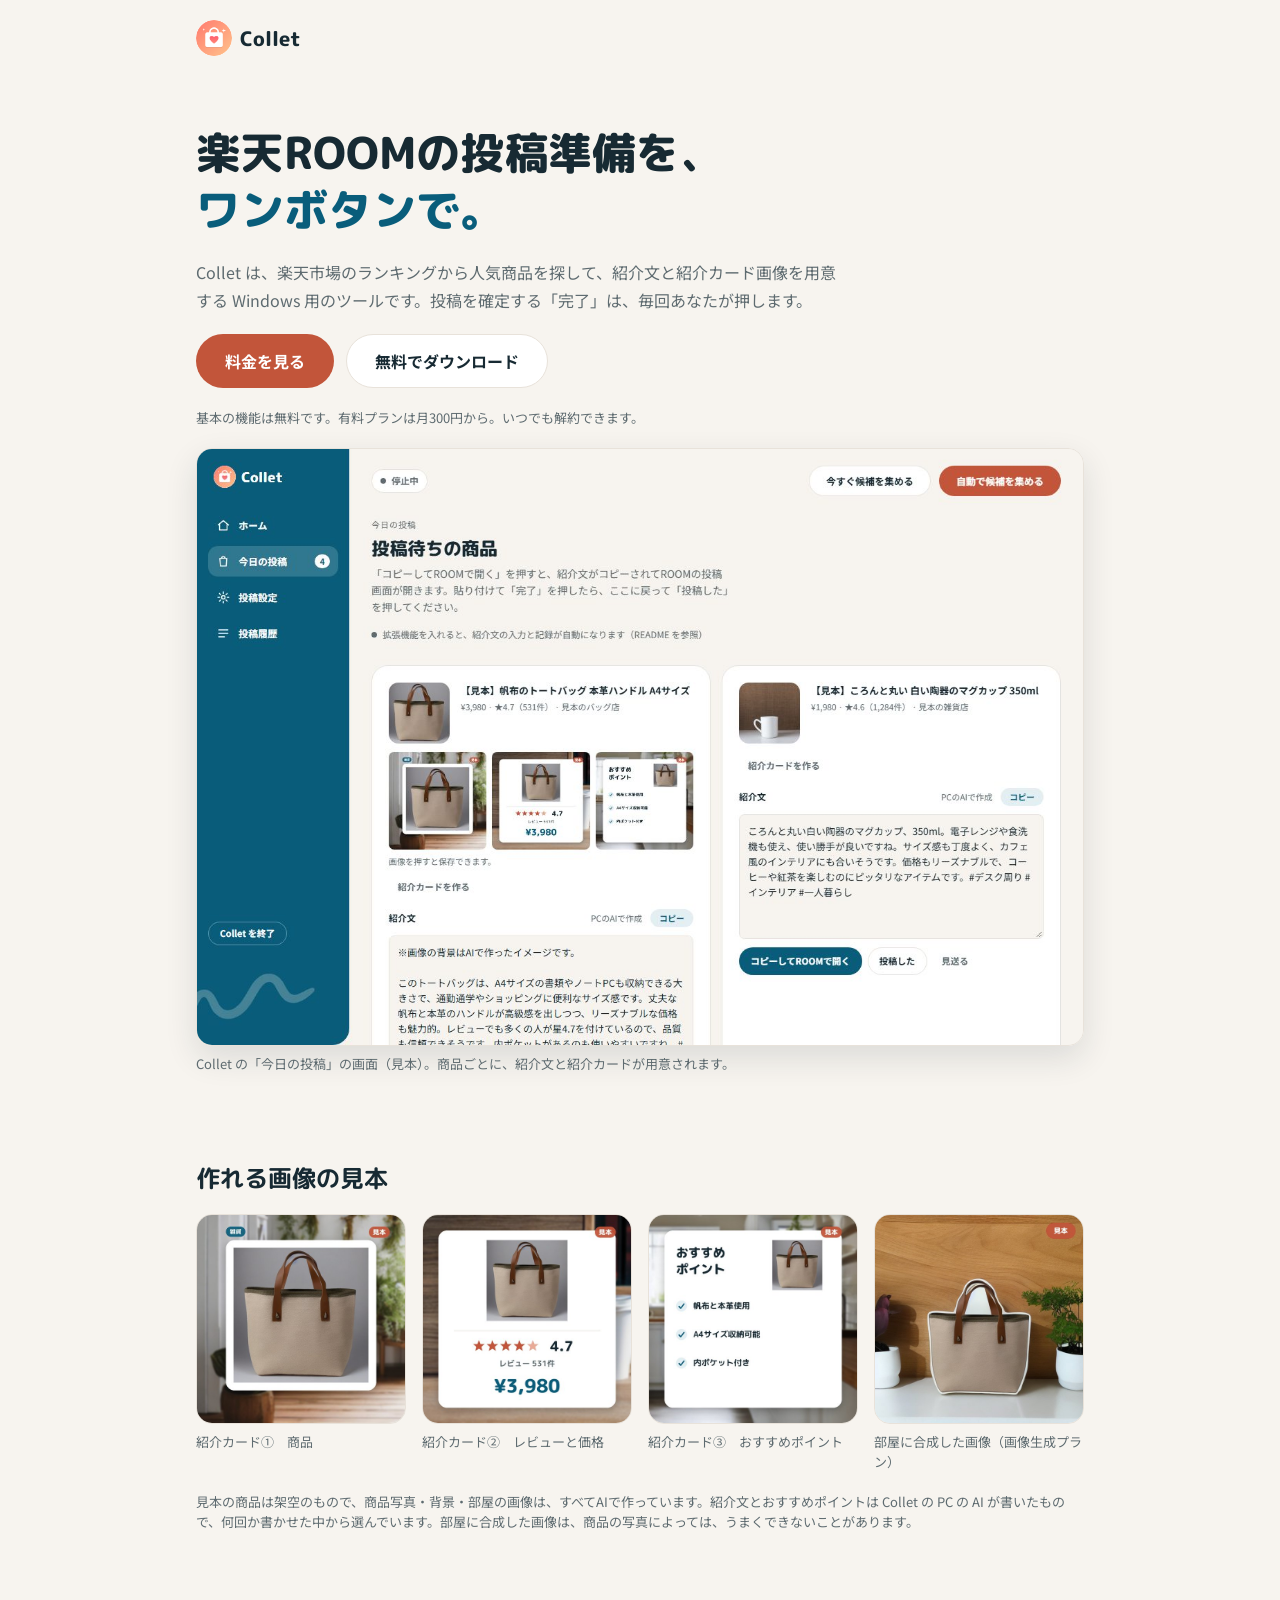
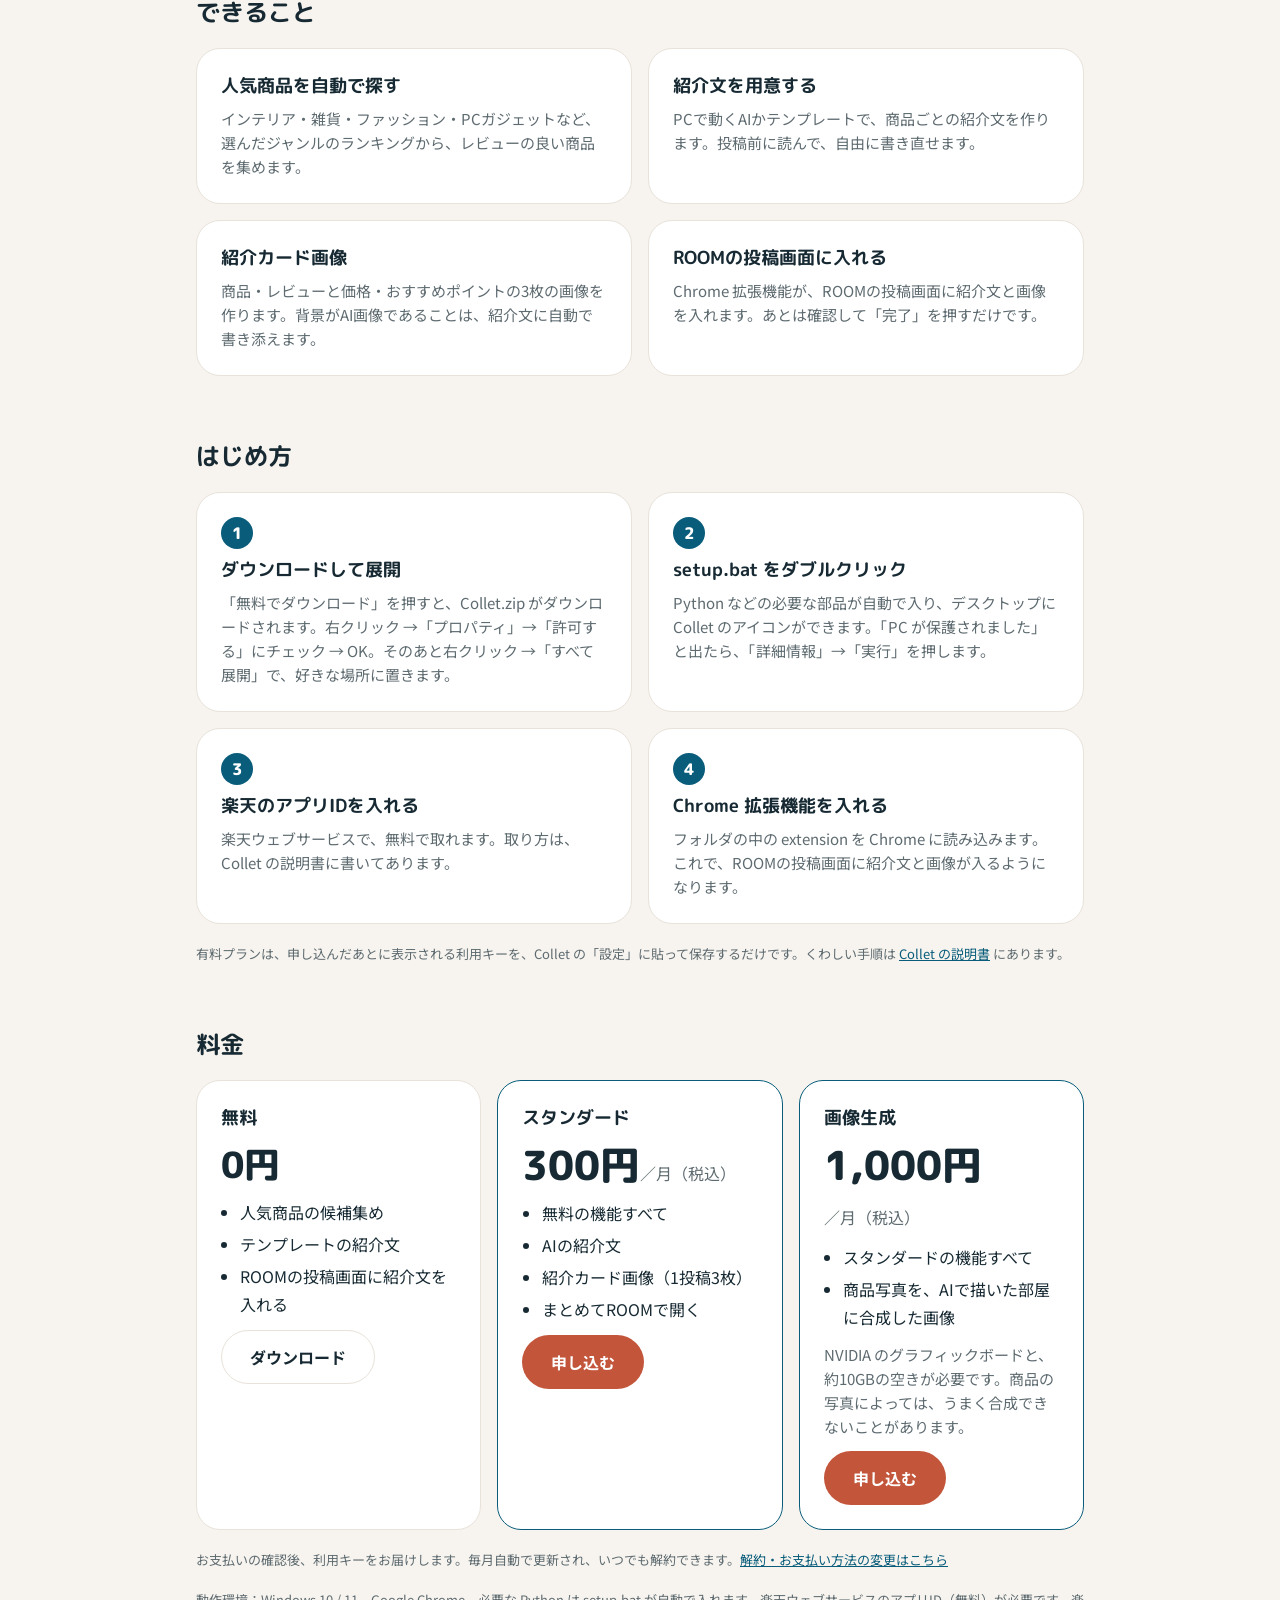
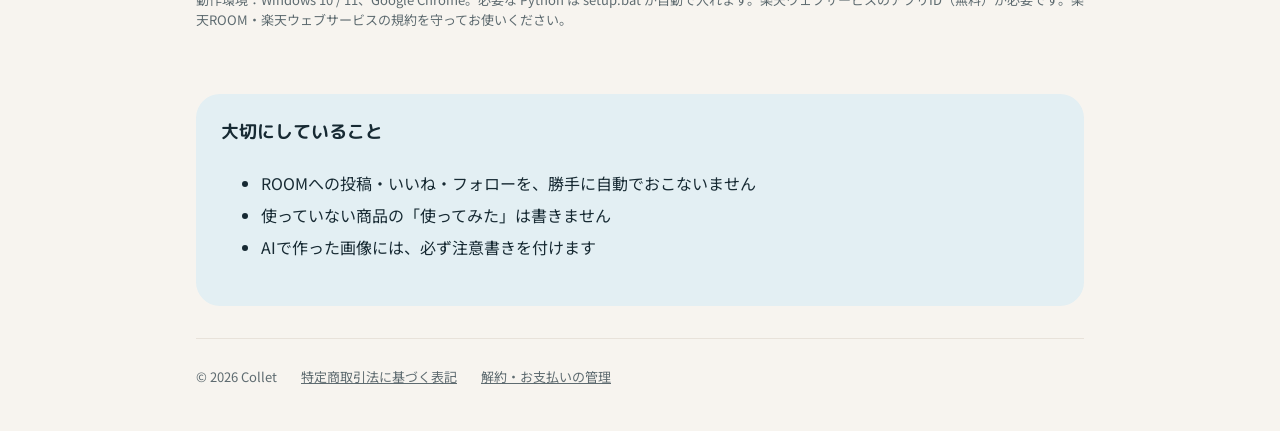
<file: index.html>
<!doctype html>
<!--
  Collet の販売ページ。
-->
<html lang="ja">
<head>
  <meta charset="utf-8">
  <meta name="viewport" content="width=device-width, initial-scale=1">
  <title>Collet｜楽天ROOMの投稿準備ツール</title>
  <meta name="description" content="楽天市場の人気商品探し・紹介文・紹介カード画像を用意して、楽天ROOMへの投稿を手伝うWindows用ツールです。">
  <link rel="icon" href="icon.png">
  <link rel="preconnect" href="https://fonts.googleapis.com">
  <link rel="stylesheet" href="https://fonts.googleapis.com/css2?family=M+PLUS+Rounded+1c:wght@700;800&family=Noto+Sans+JP:wght@400;700&display=swap">
  <link rel="stylesheet" href="style.css">
</head>
<body>
<div class="wrap">
  <header class="top">
    <a href="index.html"><img src="icon.png" alt=""><span>Collet</span></a>
  </header>

  <main>
    <div class="hero">
      <h1>楽天ROOMの投稿準備を、<br><em>ワンボタンで。</em></h1>
      <p>Collet は、楽天市場のランキングから人気商品を探して、紹介文と紹介カード画像を用意する Windows 用のツールです。投稿を確定する「完了」は、毎回あなたが押します。</p>
      <div class="cta">
        <a class="btn primary" href="#price">料金を見る</a>
        <a class="btn ghost" href="https://github.com/jufufuhkhjfy-rgb/collet/releases/latest/download/Collet.zip">無料でダウンロード</a>
      </div>
      <p class="note">基本の機能は無料です。有料プランは月300円から。いつでも解約できます。</p>
      <figure class="shot">
        <img src="img/screen.jpg" width="1280" height="860" alt="Collet の「今日の投稿」の画面。商品ごとに、紹介カード3枚と紹介文が並んでいる">
        <figcaption>Collet の「今日の投稿」の画面（見本）。商品ごとに、紹介文と紹介カードが用意されます。</figcaption>
      </figure>
    </div>

    <section id="sample">
      <h2>作れる画像の見本</h2>
      <div class="gallery">
        <figure>
          <img src="img/card1.jpg" width="540" height="540" loading="lazy" alt="紹介カードの1枚目。AIの背景の上に、白いパネルと商品写真">
          <figcaption>紹介カード①　商品</figcaption>
        </figure>
        <figure>
          <img src="img/card2.jpg" width="540" height="540" loading="lazy" alt="紹介カードの2枚目。星4.7、レビュー531件、3,980円">
          <figcaption>紹介カード②　レビューと価格</figcaption>
        </figure>
        <figure>
          <img src="img/card3.jpg" width="540" height="540" loading="lazy" alt="紹介カードの3枚目。おすすめポイントが3つ">
          <figcaption>紹介カード③　おすすめポイント</figcaption>
        </figure>
        <figure>
          <img src="img/room.jpg" width="540" height="540" loading="lazy" alt="トートバッグの写真を、AIで描いた棚の上に合成した画像">
          <figcaption>部屋に合成した画像（画像生成プラン）</figcaption>
        </figure>
      </div>
      <p class="note">見本の商品は架空のもので、商品写真・背景・部屋の画像は、すべてAIで作っています。紹介文とおすすめポイントは Collet の PC の AI が書いたもので、何回か書かせた中から選んでいます。部屋に合成した画像は、商品の写真によっては、うまくできないことがあります。</p>
    </section>

    <section>
      <h2>できること</h2>
      <div class="grid">
        <article class="card">
          <h3>人気商品を自動で探す</h3>
          <p>インテリア・雑貨・ファッション・PCガジェットなど、選んだジャンルのランキングから、レビューの良い商品を集めます。</p>
        </article>
        <article class="card">
          <h3>紹介文を用意する</h3>
          <p>PCで動くAIかテンプレートで、商品ごとの紹介文を作ります。投稿前に読んで、自由に書き直せます。</p>
        </article>
        <article class="card">
          <h3>紹介カード画像</h3>
          <p>商品・レビューと価格・おすすめポイントの3枚の画像を作ります。背景がAI画像であることは、紹介文に自動で書き添えます。</p>
        </article>
        <article class="card">
          <h3>ROOMの投稿画面に入れる</h3>
          <p>Chrome 拡張機能が、ROOMの投稿画面に紹介文と画像を入れます。あとは確認して「完了」を押すだけです。</p>
        </article>
      </div>
    </section>

    <section id="start">
      <h2>はじめ方</h2>
      <ol class="steps">
        <li class="card">
          <h3>ダウンロードして展開</h3>
          <p>「無料でダウンロード」を押すと、Collet.zip がダウンロードされます。右クリック →「プロパティ」→「許可する」にチェック → OK。そのあと右クリック →「すべて展開」で、好きな場所に置きます。</p>
        </li>
        <li class="card">
          <h3>setup.bat をダブルクリック</h3>
          <p>Python などの必要な部品が自動で入り、デスクトップに Collet のアイコンができます。「PC が保護されました」と出たら、「詳細情報」→「実行」を押します。</p>
        </li>
        <li class="card">
          <h3>楽天のアプリIDを入れる</h3>
          <p>楽天ウェブサービスで、無料で取れます。取り方は、Collet の説明書に書いてあります。</p>
        </li>
        <li class="card">
          <h3>Chrome 拡張機能を入れる</h3>
          <p>フォルダの中の extension を Chrome に読み込みます。これで、ROOMの投稿画面に紹介文と画像が入るようになります。</p>
        </li>
      </ol>
      <p class="note">有料プランは、申し込んだあとに表示される利用キーを、Collet の「設定」に貼って保存するだけです。くわしい手順は <a href="https://github.com/jufufuhkhjfy-rgb/collet#readme">Collet の説明書</a> にあります。</p>
    </section>

    <section id="price">
      <h2>料金</h2>
      <div class="grid plans">
        <article class="card">
          <h3>無料</h3>
          <p class="amount">0円</p>
          <ul>
            <li>人気商品の候補集め</li>
            <li>テンプレートの紹介文</li>
            <li>ROOMの投稿画面に紹介文を入れる</li>
          </ul>
          <a class="btn ghost" href="https://github.com/jufufuhkhjfy-rgb/collet/releases/latest/download/Collet.zip">ダウンロード</a>
        </article>
        <article class="card price">
          <h3>スタンダード</h3>
          <p class="amount">300円<small>／月（税込）</small></p>
          <ul>
            <li>無料の機能すべて</li>
            <li>AIの紹介文</li>
            <li>紹介カード画像（1投稿3枚）</li>
            <li>まとめてROOMで開く</li>
          </ul>
          <a class="btn primary" href="https://buy.stripe.com/aFafZh3Jr2uhdoxeWb2Ji04">申し込む</a>
        </article>
        <article class="card price">
          <h3>画像生成</h3>
          <p class="amount">1,000円<small>／月（税込）</small></p>
          <ul>
            <li>スタンダードの機能すべて</li>
            <li>商品写真を、AIで描いた部屋に合成した画像</li>
          </ul>
          <p class="note">NVIDIA のグラフィックボードと、約10GBの空きが必要です。商品の写真によっては、うまく合成できないことがあります。</p>
          <a class="btn primary" href="https://buy.stripe.com/fZu14n5Rzfh30BL29p2Ji03">申し込む</a>
        </article>
      </div>
      <p class="note">お支払いの確認後、利用キーをお届けします。毎月自動で更新され、いつでも解約できます。<a href="https://billing.stripe.com/p/login/cNi8wPcfXfh384dcO32Ji00">解約・お支払い方法の変更はこちら</a></p>
      <p class="note">動作環境：Windows 10 / 11、Google Chrome。必要な Python は setup.bat が自動で入れます。楽天ウェブサービスのアプリID（無料）が必要です。楽天ROOM・楽天ウェブサービスの規約を守ってお使いください。</p>
    </section>

    <section>
      <article class="card promise">
        <h3>大切にしていること</h3>
        <ul>
          <li>ROOMへの投稿・いいね・フォローを、勝手に自動でおこないません</li>
          <li>使っていない商品の「使ってみた」は書きません</li>
          <li>AIで作った画像には、必ず注意書きを付けます</li>
        </ul>
      </article>
    </section>
  </main>

  <footer class="foot">
    <span>© 2026 Collet</span>
    <a href="tokushoho.html">特定商取引法に基づく表記</a>
    <a href="https://billing.stripe.com/p/login/cNi8wPcfXfh384dcO32Ji00">解約・お支払いの管理</a>
  </footer>
</div>
</body>
</html>
</file>
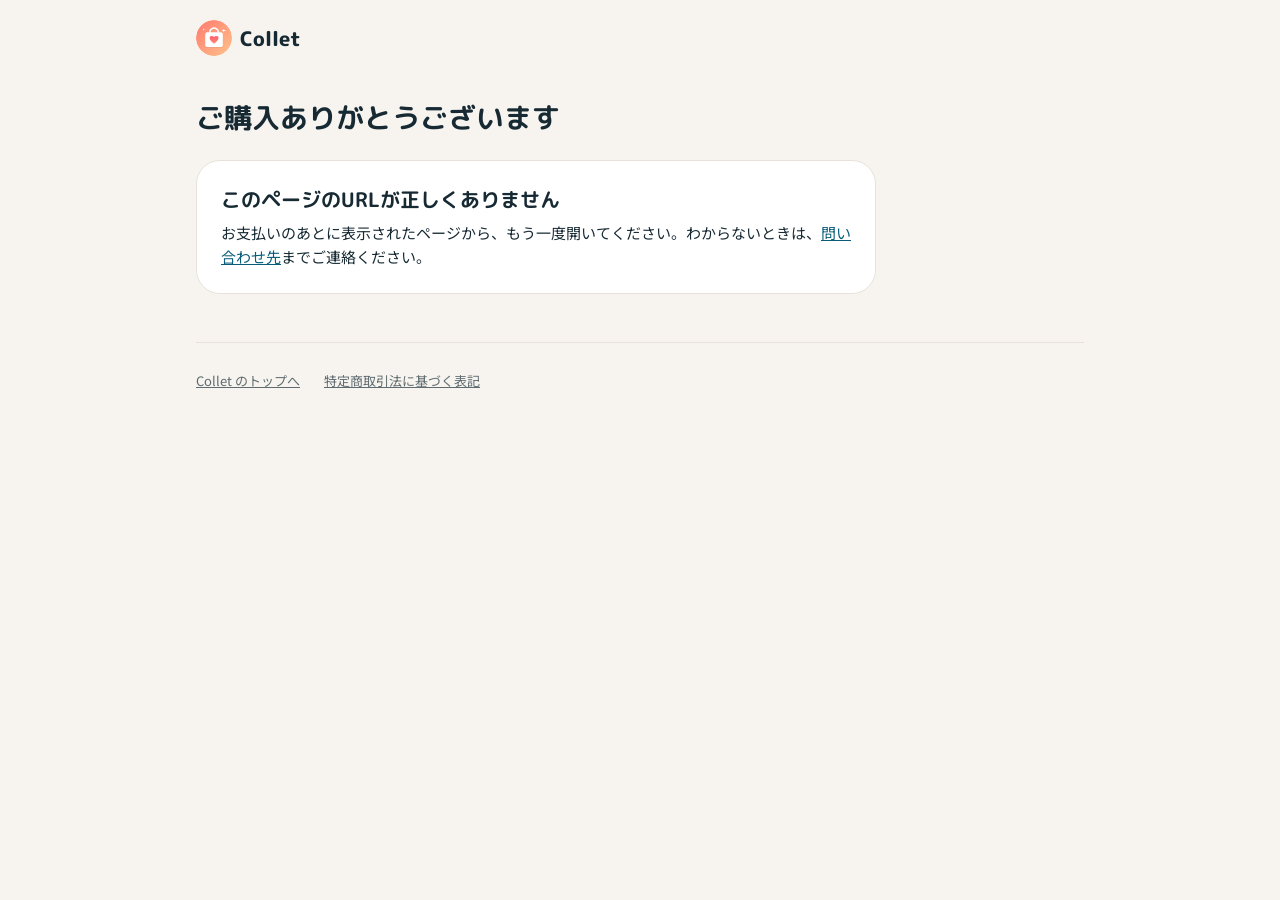
<file: thanks.html>
<!doctype html>
<!--
  支払いが終わったあとに開くページ。Stripe の決済用リンクの「支払い後」に、
  thanks.html?session_id={CHECKOUT_SESSION_ID} を設定する。
  作者のPCの Collet が支払いを見つけると、k/ に利用キー（暗号化したもの）を置く。
  このページはそれを自動で探して、見つかったら開いて表示する。
  開くための合言葉は、URLに入っている支払いの番号なので、買った本人にしか開けない。
-->
<html lang="ja">
<head>
  <meta charset="utf-8">
  <meta name="viewport" content="width=device-width, initial-scale=1">
  <meta name="robots" content="noindex">
  <title>ご購入ありがとうございます｜Collet</title>
  <link rel="icon" href="icon.png">
  <link rel="preconnect" href="https://fonts.googleapis.com">
  <link rel="stylesheet" href="https://fonts.googleapis.com/css2?family=M+PLUS+Rounded+1c:wght@700;800&family=Noto+Sans+JP:wght@400;700&display=swap">
  <link rel="stylesheet" href="style.css">
</head>
<body>
<div class="wrap">
  <header class="top">
    <a href="index.html"><img src="icon.png" alt=""><span>Collet</span></a>
  </header>

  <main class="thanks">
    <h1>ご購入ありがとうございます</h1>

    <article id="waiting" class="card">
      <h2 class="status-line"><span class="spinner" aria-hidden="true"></span>利用キーを準備しています</h2>
      <p>このページを開いたままにしておくと、準備ができしだい、ここに利用キーが自動で表示されます。ふつうは数分で表示されます。</p>
      <p id="slow" class="note" hidden>時間がかかっています。このページのURLをブックマークしておけば、閉じても、あとで開き直したときに表示されます。24時間たっても表示されないときは、<a href="tokushoho.html">問い合わせ先</a>までご連絡ください。</p>
    </article>

    <article id="ready" class="card ready" hidden>
      <h2>利用キーができました</h2>
      <p id="plan-line"></p>
      <div class="key-box">
        <code id="key"></code>
        <button id="copy" class="btn primary" type="button">コピー</button>
      </div>
      <ol>
        <li>Collet を開いて、左の「投稿設定」を押す</li>
        <li>「有料プラン」の欄に、利用キーを貼り付けて「利用キーを入れる」を押す</li>
      </ol>
      <p class="note">毎月の更新のあとは、Collet が新しい利用キーを自動で受け取ります。もう一度入れ直す必要はありません。</p>
    </article>

    <article id="error" class="card" hidden>
      <h2>このページのURLが正しくありません</h2>
      <p>お支払いのあとに表示されたページから、もう一度開いてください。わからないときは、<a href="tokushoho.html">問い合わせ先</a>までご連絡ください。</p>
    </article>
  </main>

  <footer class="foot">
    <a href="index.html">Collet のトップへ</a>
    <a href="tokushoho.html">特定商取引法に基づく表記</a>
  </footer>
</div>

<script>
// Collet の keybox.py と同じ決まりで、置き場所と開くための鍵を作る
const sessionId = new URLSearchParams(location.search).get("session_id") || "";
const show = (id) => { for (const s of ["waiting", "ready", "error"]) document.getElementById(s).hidden = s !== id; };
const sha256 = async (text) => new Uint8Array(await crypto.subtle.digest("SHA-256", new TextEncoder().encode(text)));
const hex = (bytes) => Array.from(bytes, (b) => b.toString(16).padStart(2, "0")).join("");
const fromB64 = (s) => Uint8Array.from(atob(s), (c) => c.charCodeAt(0));
const PLAN_NAMES = { standard: "スタンダードプラン", image: "画像生成プラン" };

async function tryOpen() {
  const name = hex(await sha256(`collet-claim-name:${sessionId}`)).slice(0, 32);
  const res = await fetch(`k/${name}.json?t=${Date.now()}`, { cache: "no-store" });
  if (!res.ok) return null;
  const box = await res.json();
  const key = await crypto.subtle.importKey("raw", await sha256(`collet-claim-key:${sessionId}`), "AES-GCM", false, ["decrypt"]);
  const plain = await crypto.subtle.decrypt({ name: "AES-GCM", iv: fromB64(box.n) }, key, fromB64(box.c));
  return JSON.parse(new TextDecoder().decode(plain));
}

function showKey(data) {
  document.getElementById("key").textContent = data.key;
  const [y, m, d] = data.until.split("-").map(Number);
  document.getElementById("plan-line").textContent =
    `${PLAN_NAMES[data.plan] || "有料プラン"}の利用キーです（${y}年${m}月${d}日まで。毎月自動で更新されます）。`;
  show("ready");
}

document.getElementById("copy").onclick = async (e) => {
  const text = document.getElementById("key").textContent;
  try {
    await navigator.clipboard.writeText(text);
    e.currentTarget.textContent = "コピーしました";
  } catch {
    const range = document.createRange();
    range.selectNodeContents(document.getElementById("key"));
    getSelection().removeAllRanges();
    getSelection().addRange(range);
    e.currentTarget.textContent = "選択したので Ctrl+C でコピー";
  }
};

async function start() {
  if (!/^cs_[A-Za-z0-9_]+$/.test(sessionId)) return show("error");
  const started = Date.now();
  for (;;) {
    try {
      const data = await tryOpen();
      if (data) return showKey(data);
    } catch (e) {
      console.warn(e);
    }
    if (Date.now() - started > 10 * 60 * 1000) document.getElementById("slow").hidden = false;
    await new Promise((r) => setTimeout(r, 15000));
  }
}
start();
</script>
</body>
</html>
</file>
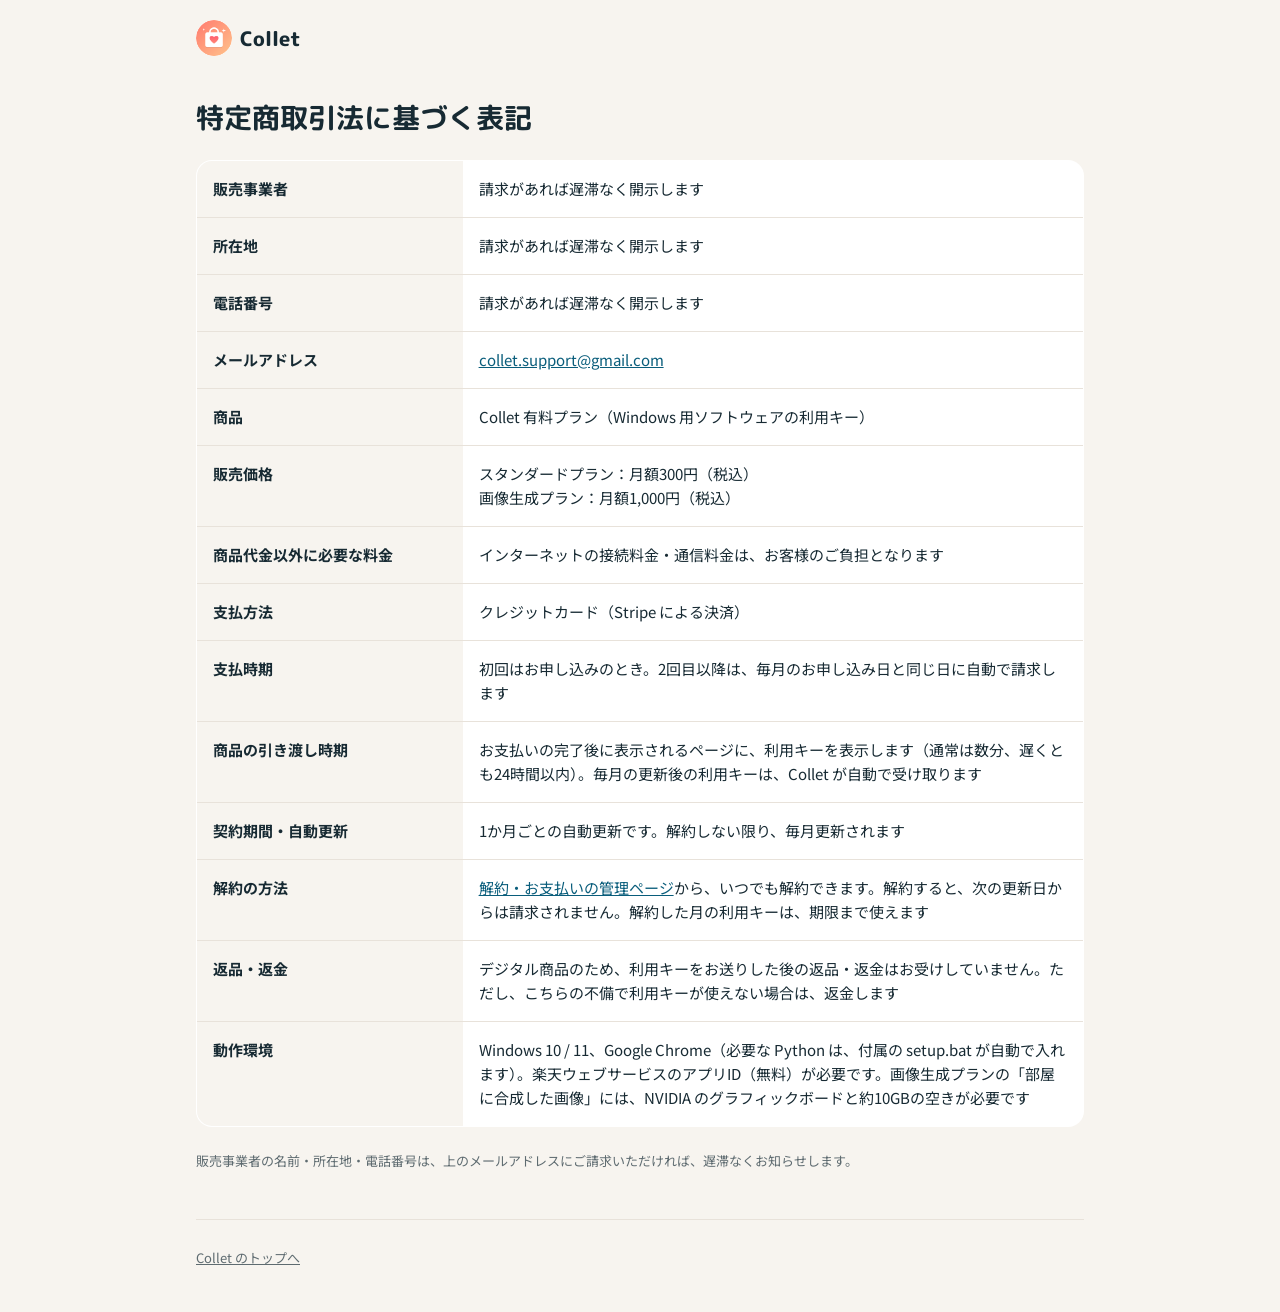
<file: tokushoho.html>
<!doctype html>
<!--
  特定商取引法に基づく表記。
  名前・住所・電話番号は「請求があれば遅滞なく開示します」と書いて省略できる（特商法11条ただし書き）。
  ただし、請求されたら本当にすぐ教える必要がある。名前を載せるなら、本名のフルネーム。
  運営統括責任者は法人だけに必要なので、個人の販売では書かない。
-->
<html lang="ja">
<head>
  <meta charset="utf-8">
  <meta name="viewport" content="width=device-width, initial-scale=1">
  <title>特定商取引法に基づく表記｜Collet</title>
  <link rel="icon" href="icon.png">
  <link rel="preconnect" href="https://fonts.googleapis.com">
  <link rel="stylesheet" href="https://fonts.googleapis.com/css2?family=M+PLUS+Rounded+1c:wght@700;800&family=Noto+Sans+JP:wght@400;700&display=swap">
  <link rel="stylesheet" href="style.css">
</head>
<body>
<div class="wrap">
  <header class="top">
    <a href="index.html"><img src="icon.png" alt=""><span>Collet</span></a>
  </header>

  <main class="legal">
    <h1>特定商取引法に基づく表記</h1>
    <table>
      <tr><th>販売事業者</th><td>請求があれば遅滞なく開示します</td></tr>
      <tr><th>所在地</th><td>請求があれば遅滞なく開示します</td></tr>
      <tr><th>電話番号</th><td>請求があれば遅滞なく開示します</td></tr>
      <tr><th>メールアドレス</th><td><a href="mailto:collet.support@gmail.com">collet.support@gmail.com</a></td></tr>
      <tr><th>商品</th><td>Collet 有料プラン（Windows 用ソフトウェアの利用キー）</td></tr>
      <tr><th>販売価格</th><td>スタンダードプラン：月額300円（税込）<br>画像生成プラン：月額1,000円（税込）</td></tr>
      <tr><th>商品代金以外に必要な料金</th><td>インターネットの接続料金・通信料金は、お客様のご負担となります</td></tr>
      <tr><th>支払方法</th><td>クレジットカード（Stripe による決済）</td></tr>
      <tr><th>支払時期</th><td>初回はお申し込みのとき。2回目以降は、毎月のお申し込み日と同じ日に自動で請求します</td></tr>
      <tr><th>商品の引き渡し時期</th><td>お支払いの完了後に表示されるページに、利用キーを表示します（通常は数分、遅くとも24時間以内）。毎月の更新後の利用キーは、Collet が自動で受け取ります</td></tr>
      <tr><th>契約期間・自動更新</th><td>1か月ごとの自動更新です。解約しない限り、毎月更新されます</td></tr>
      <tr><th>解約の方法</th><td><a href="https://billing.stripe.com/p/login/cNi8wPcfXfh384dcO32Ji00">解約・お支払いの管理ページ</a>から、いつでも解約できます。解約すると、次の更新日からは請求されません。解約した月の利用キーは、期限まで使えます</td></tr>
      <tr><th>返品・返金</th><td>デジタル商品のため、利用キーをお送りした後の返品・返金はお受けしていません。ただし、こちらの不備で利用キーが使えない場合は、返金します</td></tr>
      <tr><th>動作環境</th><td>Windows 10 / 11、Google Chrome（必要な Python は、付属の setup.bat が自動で入れます）。楽天ウェブサービスのアプリID（無料）が必要です。画像生成プランの「部屋に合成した画像」には、NVIDIA のグラフィックボードと約10GBの空きが必要です</td></tr>
    </table>
    <p class="note">販売事業者の名前・所在地・電話番号は、上のメールアドレスにご請求いただければ、遅滞なくお知らせします。</p>
  </main>

  <footer class="foot">
    <a href="index.html">Collet のトップへ</a>
  </footer>
</div>
</body>
</html>
</file>
<file: style.css>
/* Collet 販売ページ。色と文字は Collet 本体と同じ */
:root {
  --bg: #F7F4EF; --surface: #FFFFFF; --line: #E8E2DA;
  --ink: #172A33; --muted: #5E6B70;
  --brand: #095D7B; --brand-soft: #E3EFF3; --on-brand: #FFFFFF;
  --accent: #C2553A; --accent-soft: #FBE9E3;
  --font-display: "M PLUS Rounded 1c", "Hiragino Maru Gothic ProN", system-ui, sans-serif;
  --font-sans: "Noto Sans JP", "Hiragino Sans", "Yu Gothic", system-ui, sans-serif;
  color-scheme: light;
}
@media (prefers-color-scheme: dark) {
  :root {
    --bg: #10181C; --surface: #18242A; --line: #2A3A41;
    --ink: #EEF3F4; --muted: #9AABB1;
    --brand: #5FB3CF; --brand-soft: #183A47; --on-brand: #0E1A1F;
    --accent: #F08A6C; --accent-soft: #3E2219;
    color-scheme: dark;
  }
}
* { box-sizing: border-box; }
html, body { margin: 0; }
[hidden] { display: none !important; }
body { background: var(--bg); color: var(--ink); font: 400 16px/28px var(--font-sans); }
h1, h2, h3 { font-family: var(--font-display); margin: 0; text-wrap: balance; }
p { margin: 0; }
a { color: var(--brand); }
.wrap { max-width: 920px; margin: 0 auto; padding: 0 16px; }

.top { display: flex; align-items: center; gap: 8px; padding: 20px 0; }
.top img { width: 36px; height: 36px; border-radius: 50%; background: var(--surface); }
.top span { font: 800 20px/1 var(--font-display); }
.top a { color: inherit; text-decoration: none; display: flex; align-items: center; gap: 8px; }

.hero { display: grid; gap: 20px; padding: 48px 0 56px; }
.hero h1 { font-size: clamp(28px, 6vw, 44px); line-height: 1.3; font-weight: 800; }
.hero h1 em { font-style: normal; color: var(--brand); }
.hero p { color: var(--muted); max-width: 40em; }
.cta { display: flex; flex-wrap: wrap; gap: 12px; align-items: center; }
.btn {
  display: inline-block; font: 700 16px/24px var(--font-sans); text-decoration: none;
  border-radius: 999px; padding: 14px 28px; border: 1px solid transparent;
}
.btn.primary { background: var(--accent); color: var(--on-brand); }
.btn.ghost { background: var(--surface); color: var(--ink); border-color: var(--line); }
.btn:hover { filter: brightness(1.06); }
.note { font-size: 13px; line-height: 20px; color: var(--muted); }

.grid { display: grid; grid-template-columns: repeat(auto-fit, minmax(min(100%, 300px), 1fr)); gap: 16px; }
.card {
  background: var(--surface); border: 1px solid var(--line); border-radius: 24px;
  padding: 24px; display: grid; gap: 8px; align-content: start;
}
.card h3 { font-size: 18px; line-height: 26px; }
.card p { color: var(--muted); font-size: 15px; line-height: 24px; }
section { padding: 32px 0; display: grid; gap: 20px; }
section > h2 { font-size: 24px; line-height: 32px; }

.plans { grid-template-columns: repeat(auto-fit, minmax(min(100%, 260px), 1fr)); }
.plans .card { justify-items: start; gap: 12px; }
.plans .amount { font: 800 36px/1.2 var(--font-display); color: var(--ink); }
.plans .amount small { display: inline-block; white-space: nowrap; }
.plans ul { margin: 0; padding-left: 1.2em; display: grid; gap: 4px; }
.plans .btn { margin-top: auto; }
.price { display: grid; gap: 12px; justify-items: start; border-color: var(--brand); }
.price .amount { font: 800 40px/1.1 var(--font-display); color: var(--ink); }
.price .amount small { font: 400 16px/1 var(--font-sans); color: var(--muted); }
.price ul { margin: 0; padding-left: 1.2em; display: grid; gap: 4px; }

/* 見本の画面と画像 */
figure { margin: 0; }
figcaption { font-size: 13px; line-height: 20px; color: var(--muted); margin-top: 8px; }
.shot img {
  display: block; width: 100%; height: auto; border-radius: 16px;
  border: 1px solid var(--line); box-shadow: 0 12px 32px rgb(23 42 51 / 0.12);
}
.gallery { display: grid; grid-template-columns: repeat(auto-fit, minmax(min(100%, 190px), 1fr)); gap: 16px; }
.gallery img { display: block; width: 100%; height: auto; border-radius: 16px; border: 1px solid var(--line); }

/* はじめ方：番号つきのカード */
.steps {
  list-style: none; margin: 0; padding: 0; counter-reset: step;
  display: grid; grid-template-columns: repeat(auto-fit, minmax(min(100%, 300px), 1fr)); gap: 16px;
}
.steps li { counter-increment: step; }
.steps li::before {
  content: counter(step);
  display: grid; place-items: center; width: 32px; height: 32px; border-radius: 50%;
  background: var(--brand); color: var(--on-brand); font: 800 16px/1 var(--font-display);
}

.promise { background: var(--brand-soft); border-color: transparent; }
.promise li { margin-bottom: 4px; }

/* 購入後のページ */
.thanks { padding: 24px 0 48px; display: grid; gap: 24px; max-width: 680px; }
.thanks h1 { font-size: 28px; line-height: 36px; }
.thanks .card h2 { font-size: 20px; line-height: 28px; }
.thanks .card p { color: var(--ink); }
.thanks .card p.note { color: var(--muted); }
.thanks ol { margin: 0; padding-left: 1.4em; display: grid; gap: 4px; }
.status-line { display: flex; align-items: center; gap: 12px; }
.spinner { width: 20px; height: 20px; border-radius: 50%; border: 3px solid var(--brand-soft); border-top-color: var(--brand); animation: spin 1s linear infinite; flex: none; }
@keyframes spin { to { transform: rotate(360deg); } }
@media (prefers-reduced-motion: reduce) { .spinner { animation: none; } }
.ready { border-color: var(--brand); gap: 16px; }
.key-box { display: flex; flex-wrap: wrap; gap: 12px; align-items: center; }
.key-box code {
  flex: 1 1 260px; min-width: 0; overflow-wrap: anywhere; font: 13px/20px ui-monospace, Consolas, monospace;
  background: var(--bg); border: 1px solid var(--line); border-radius: 12px; padding: 12px;
}

/* 特定商取引法に基づく表記 */
.legal { padding: 24px 0 48px; display: grid; gap: 24px; }
.legal h1 { font-size: 28px; line-height: 36px; }
table { width: 100%; border-collapse: collapse; background: var(--surface); border: 1px solid var(--line); border-radius: 16px; overflow: hidden; }
th, td { text-align: left; vertical-align: top; padding: 16px; border-top: 1px solid var(--line); font-size: 15px; line-height: 24px; }
tr:first-child th, tr:first-child td { border-top: 0; }
th { width: 30%; font-weight: 700; background: var(--bg); }
@media (max-width: 640px) {
  table, tbody, tr, th, td { display: block; width: 100%; }
  td { border-top: 0; padding-top: 0; }
  th { background: transparent; padding-bottom: 4px; }
}

.foot { border-top: 1px solid var(--line); padding: 24px 0 40px; display: flex; flex-wrap: wrap; gap: 8px 24px; font-size: 13px; color: var(--muted); }
.foot a { color: var(--muted); }
</file>
